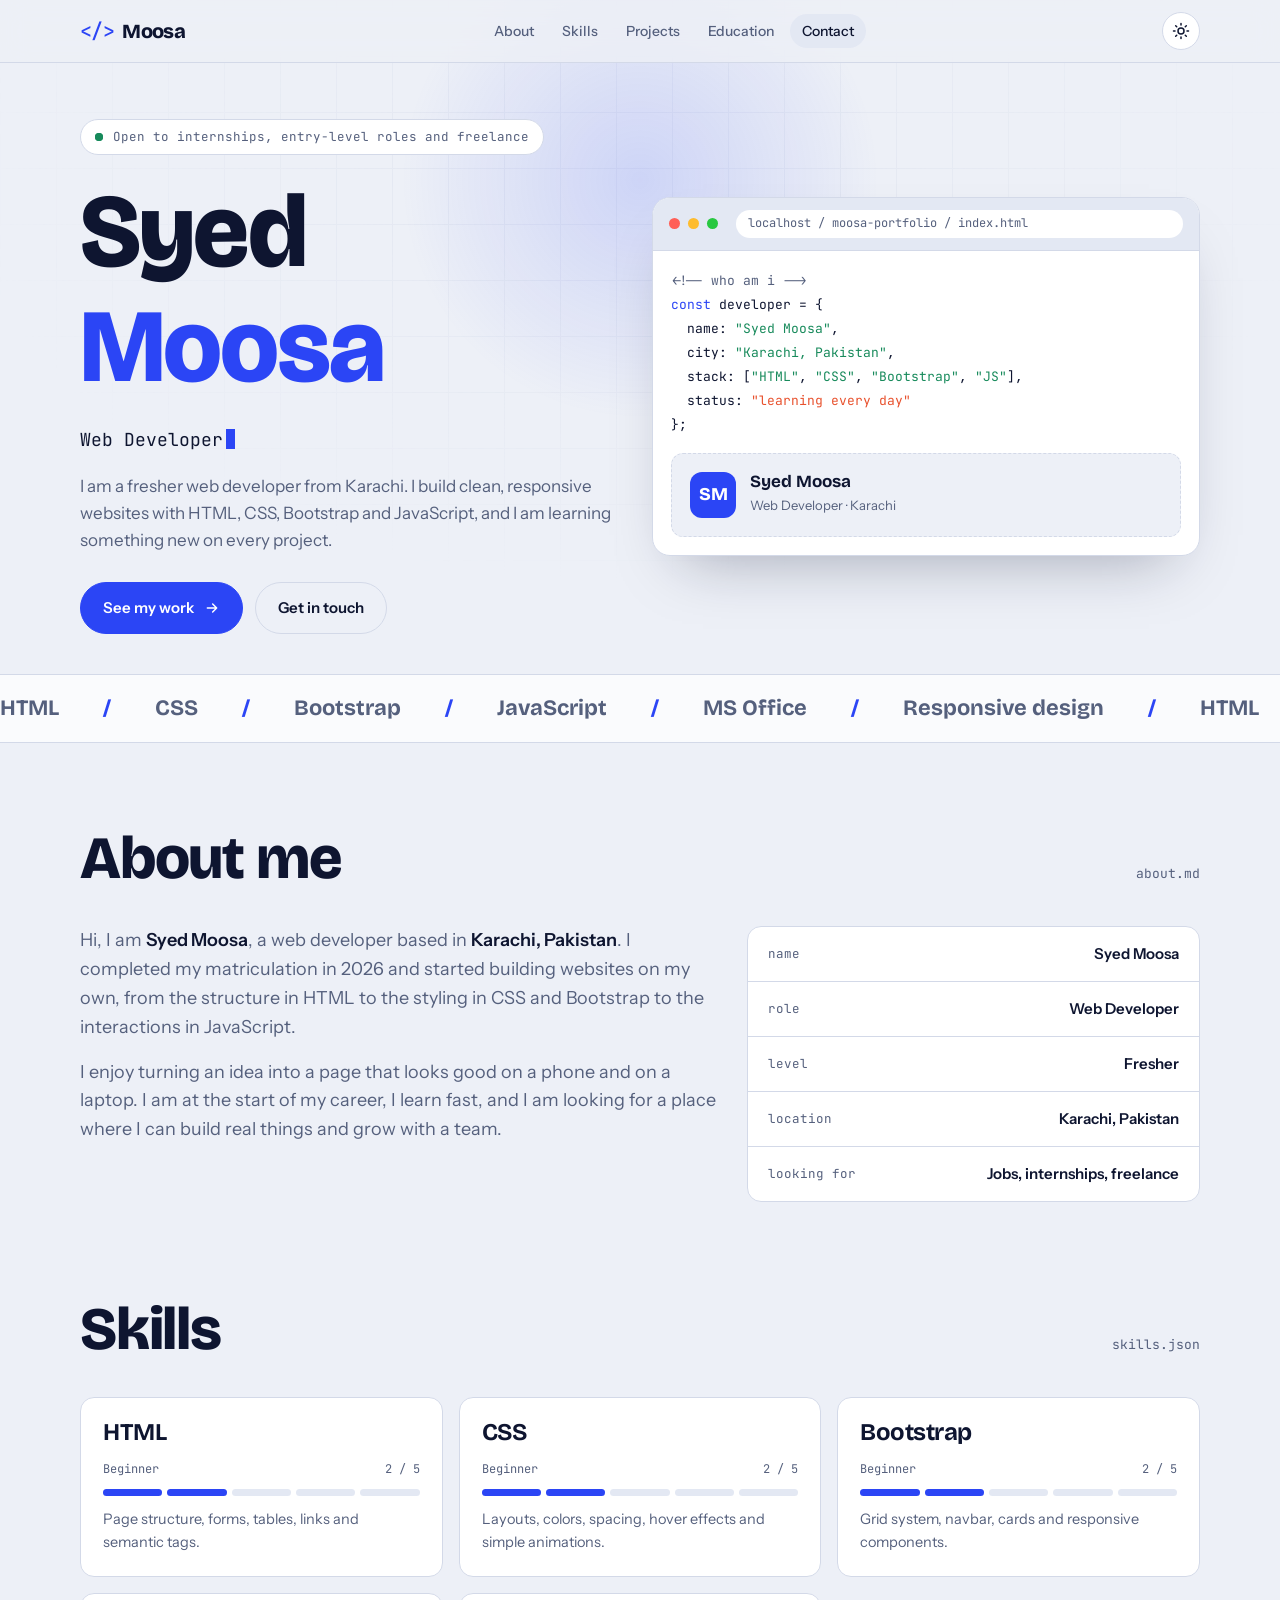
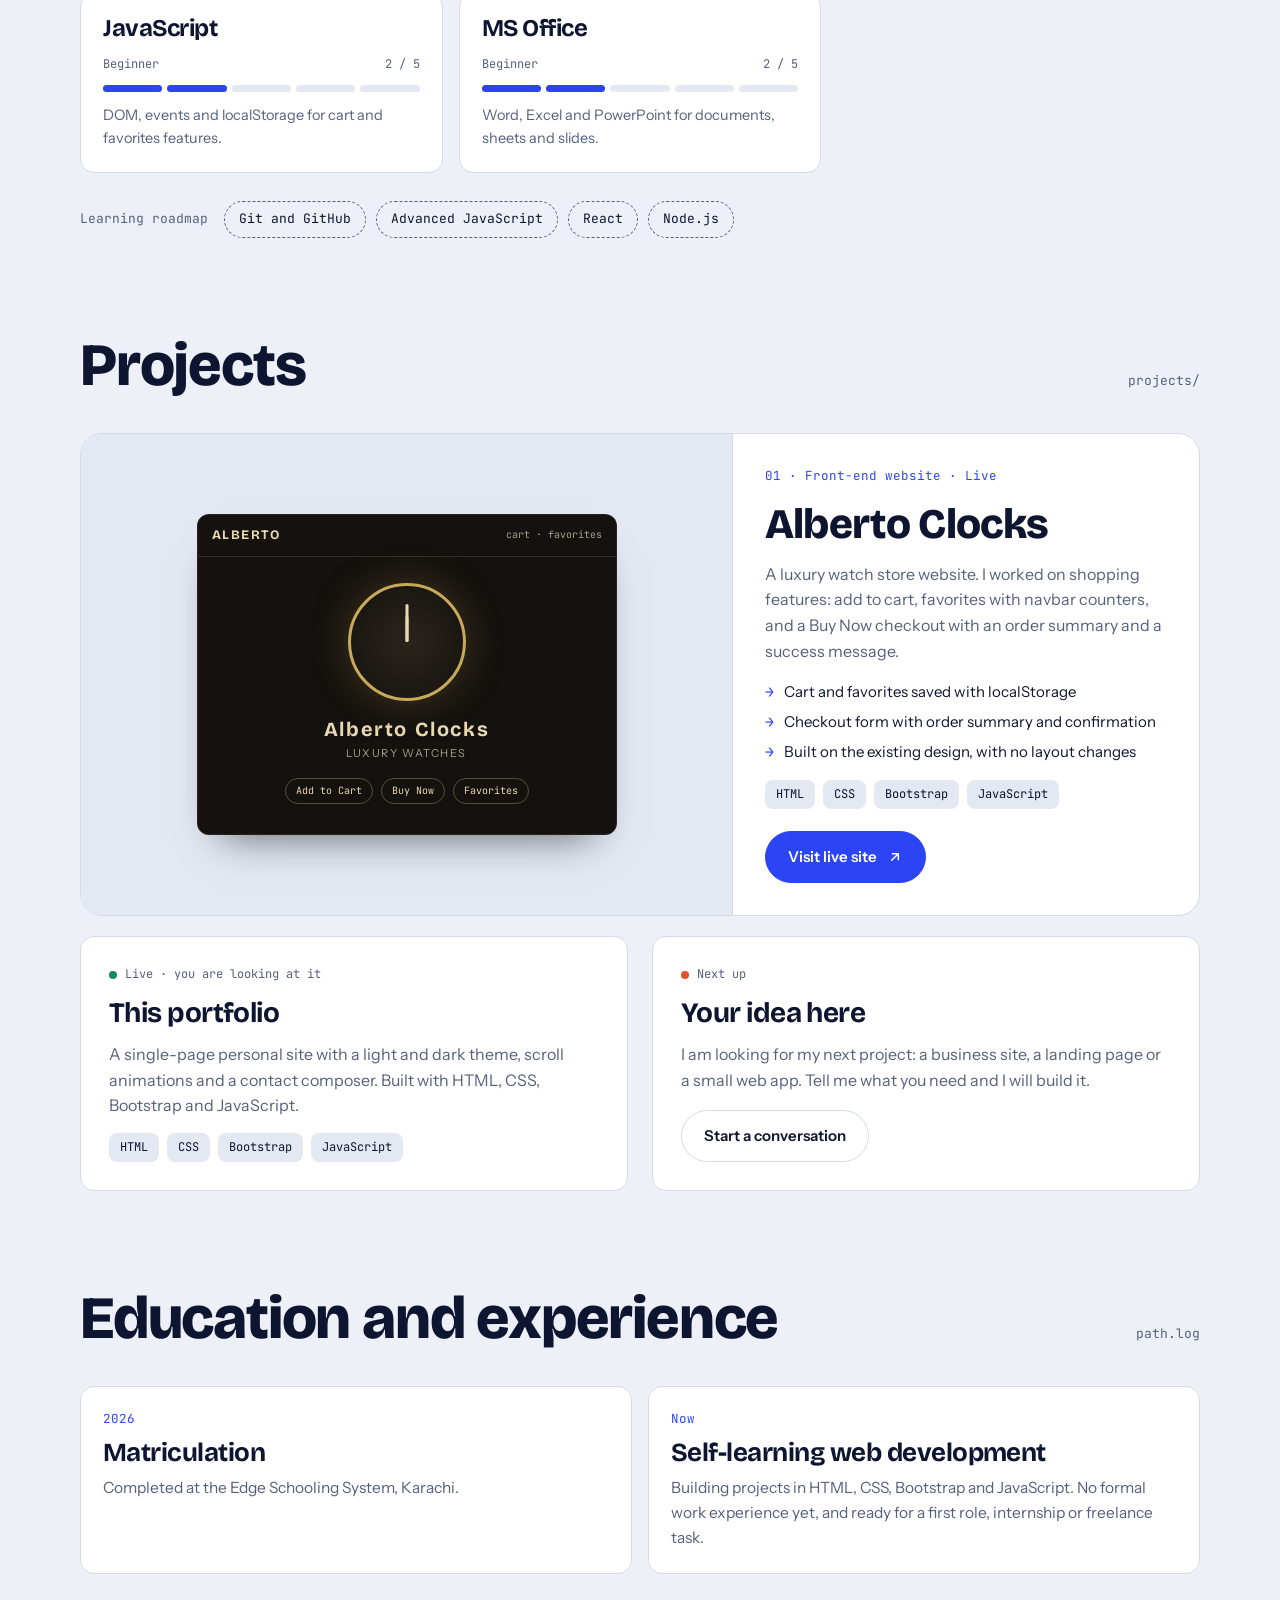
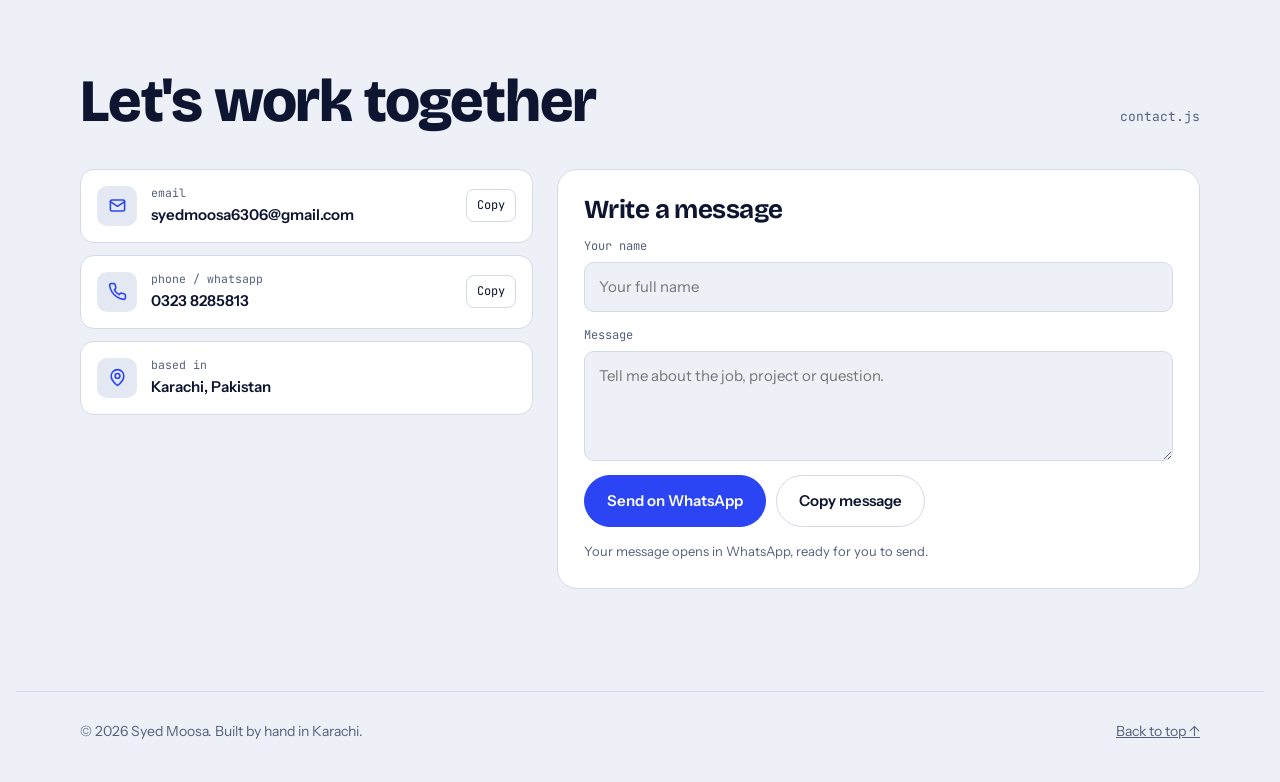
<file: index.html>
<!DOCTYPE html>
<html lang="en">
<head>
  <meta charset="utf-8">
  <meta name="viewport" content="width=device-width, initial-scale=1">
  <title>Syed Moosa Portfolio</title>
  <meta name="description" content="Portfolio of Syed Moosa, a fresher web developer from Karachi, Pakistan, working with HTML, CSS, Bootstrap and JavaScript.">

  <!-- Fonts -->
  <link rel="preconnect" href="https://fonts.googleapis.com">
  <link rel="preconnect" href="https://fonts.gstatic.com" crossorigin>
  <link rel="stylesheet" href="https://fonts.googleapis.com/css2?family=Bricolage+Grotesque:opsz,wght@12..96,500;12..96,700;12..96,800&family=Instrument+Sans:wght@400;500;600&family=JetBrains+Mono:wght@400;500&display=swap">

  <!-- Bootstrap 5.3.3 CSS, then my own styles -->
  <link rel="stylesheet" href="https://cdn.jsdelivr.net/npm/bootstrap@5.3.3/dist/css/bootstrap.min.css">
  <link rel="stylesheet" href="css/style.css">
</head>
<body>

<div class="scroll-progress" id="progress"></div>
<div class="spot" id="spot"></div>

<!-- Header -->
<header class="bar">
  <div class="wrap">
    <a class="logo" href="#top"><i>&lt;/&gt;</i> Moosa</a>

    <!-- Bootstrap collapse: hidden on phones until the menu button is tapped, always visible from 768px up -->
    <nav class="collapse d-md-flex" id="nav" aria-label="Sections">
      <a class="nl" href="#about">About</a>
      <a class="nl" href="#skills">Skills</a>
      <a class="nl" href="#projects">Projects</a>
      <a class="nl" href="#path">Education</a>
      <a class="nl" href="#contact">Contact</a>
    </nav>

    <div class="d-flex gap-2">
      <button class="icon-btn" id="theme" type="button" aria-label="Switch light and dark theme">
        <svg viewBox="0 0 24 24" fill="none" stroke="currentColor" stroke-width="2" stroke-linecap="round" stroke-linejoin="round"><circle cx="12" cy="12" r="4"/><path d="M12 2v2M12 20v2M4.9 4.9l1.4 1.4M17.7 17.7l1.4 1.4M2 12h2M20 12h2M4.9 19.1l1.4-1.4M17.7 6.3l1.4-1.4"/></svg>
      </button>
      <button class="icon-btn menu-btn" id="menu" type="button" aria-label="Open menu" aria-controls="nav" aria-expanded="false" data-bs-toggle="collapse" data-bs-target="#nav">
        <svg viewBox="0 0 24 24" fill="none" stroke="currentColor" stroke-width="2" stroke-linecap="round"><path d="M4 7h16M4 12h16M4 17h16"/></svg>
      </button>
    </div>
  </div>
</header>

<!-- Hero -->
<main class="wrap" id="top">
  <div class="hero row g-4 align-items-center">
    <div class="col-lg-6">
      <span class="pill"><span class="dot"></span> Open to internships, entry-level roles and freelance</span>
      <h1><span class="l"><span>Syed</span></span><span class="l"><span>Moosa</span></span></h1>
      <div class="role"><span id="typed"></span><span class="caret"></span></div>
      <p class="lede">I am a fresher web developer from Karachi. I build clean, responsive websites with HTML, CSS, Bootstrap and JavaScript, and I am learning something new on every project.</p>
      <div class="cta">
        <a class="cbtn fill" href="#projects">See my work <svg viewBox="0 0 24 24" fill="none" stroke="currentColor" stroke-width="2.2" stroke-linecap="round" stroke-linejoin="round"><path d="M5 12h14M13 6l6 6-6 6"/></svg></a>
        <a class="cbtn line" href="#contact">Get in touch</a>
      </div>
    </div>

    <div class="col-lg-6">
      <div class="win" id="win" aria-hidden="true">
        <div class="win-top"><span class="d"></span><span class="d"></span><span class="d"></span><span class="url">localhost / moosa-portfolio / index.html</span></div>
        <div class="code">
<div><span class="c">&lt;!-- who am i --&gt;</span></div>
<div><span class="t">const</span> developer = {</div>
<div>  name: <span class="s">"Syed Moosa"</span>,</div>
<div>  city: <span class="s">"Karachi, Pakistan"</span>,</div>
<div>  stack: [<span class="s">"HTML"</span>, <span class="s">"CSS"</span>, <span class="s">"Bootstrap"</span>, <span class="s">"JS"</span>],</div>
<div>  status: <span class="a">"learning every day"</span></div>
<div>};</div>
        </div>
        <div class="prev"><div class="av">SM</div><div><b>Syed Moosa</b><span>Web Developer · Karachi</span></div></div>
      </div>
    </div>
  </div>
</main>

<!-- Scrolling skills strip -->
<div class="marquee" aria-hidden="true">
  <div class="track" id="track">
    <span>HTML</span><span>CSS</span><span>Bootstrap</span><span>JavaScript</span><span>MS Office</span><span>Responsive design</span>
    <span>HTML</span><span>CSS</span><span>Bootstrap</span><span>JavaScript</span><span>MS Office</span><span>Responsive design</span>
  </div>
</div>

<div class="wrap">

  <!-- About -->
  <section id="about">
    <div class="head rv"><h2>About me</h2><span class="file mono">about.md</span></div>
    <div class="about rv row g-4">
      <div class="col-lg-7">
        <p>Hi, I am <strong>Syed Moosa</strong>, a web developer based in <strong>Karachi, Pakistan</strong>. I completed my matriculation in 2026 and started building websites on my own, from the structure in HTML to the styling in CSS and Bootstrap to the interactions in JavaScript.</p>
        <p>I enjoy turning an idea into a page that looks good on a phone and on a laptop. I am at the start of my career, I learn fast, and I am looking for a place where I can build real things and grow with a team.</p>
      </div>
      <div class="col-lg-5">
        <div class="facts">
          <div><span class="k">name</span><b>Syed Moosa</b></div>
          <div><span class="k">role</span><b>Web Developer</b></div>
          <div><span class="k">level</span><b>Fresher</b></div>
          <div><span class="k">location</span><b>Karachi, Pakistan</b></div>
          <div><span class="k">looking for</span><b>Jobs, internships, freelance</b></div>
        </div>
      </div>
    </div>
  </section>

  <!-- Skills -->
  <section id="skills">
    <div class="head rv"><h2>Skills</h2><span class="file mono">skills.json</span></div>
    <div class="rv row g-3" id="skillGrid">
      <div class="col-12 col-sm-6 col-lg-4"><article class="tile h-100"><h3>HTML</h3><div class="lv"><span>Beginner</span><span>2 / 5</span></div><div class="meter"><i class="on" style="--n:0"></i><i class="on" style="--n:1"></i><i></i><i></i><i></i></div><p class="d">Page structure, forms, tables, links and semantic tags.</p></article></div>
      <div class="col-12 col-sm-6 col-lg-4"><article class="tile h-100"><h3>CSS</h3><div class="lv"><span>Beginner</span><span>2 / 5</span></div><div class="meter"><i class="on" style="--n:0"></i><i class="on" style="--n:1"></i><i></i><i></i><i></i></div><p class="d">Layouts, colors, spacing, hover effects and simple animations.</p></article></div>
      <div class="col-12 col-sm-6 col-lg-4"><article class="tile h-100"><h3>Bootstrap</h3><div class="lv"><span>Beginner</span><span>2 / 5</span></div><div class="meter"><i class="on" style="--n:0"></i><i class="on" style="--n:1"></i><i></i><i></i><i></i></div><p class="d">Grid system, navbar, cards and responsive components.</p></article></div>
      <div class="col-12 col-sm-6 col-lg-4"><article class="tile h-100"><h3>JavaScript</h3><div class="lv"><span>Beginner</span><span>2 / 5</span></div><div class="meter"><i class="on" style="--n:0"></i><i class="on" style="--n:1"></i><i></i><i></i><i></i></div><p class="d">DOM, events and localStorage for cart and favorites features.</p></article></div>
      <div class="col-12 col-sm-6 col-lg-4"><article class="tile h-100"><h3>MS Office</h3><div class="lv"><span>Beginner</span><span>2 / 5</span></div><div class="meter"><i class="on" style="--n:0"></i><i class="on" style="--n:1"></i><i></i><i></i><i></i></div><p class="d">Word, Excel and PowerPoint for documents, sheets and slides.</p></article></div>
    </div>
    <div class="road rv"><span class="lab">Learning roadmap</span><span class="chip">Git and GitHub</span><span class="chip">Advanced JavaScript</span><span class="chip">React</span><span class="chip">Node.js</span></div>
  </section>

  <!-- Projects -->
  <section id="projects">
    <div class="head rv"><h2>Projects</h2><span class="file mono">projects/</span></div>
    <div class="proj">
      <article class="feature rv row g-0">
        <div class="shot col-lg-7">
          <div class="mini" aria-hidden="true">
            <div class="nv"><span>ALBERTO</span><small>cart · favorites</small></div>
            <div class="bd"><div class="face"></div><h4>Alberto Clocks</h4><p>Luxury watches</p><div class="tags"><span>Add to Cart</span><span>Buy Now</span><span>Favorites</span></div></div>
          </div>
        </div>
        <div class="info col-lg-5">
          <span class="kicker">01 · Front-end website · Live</span>
          <h3>Alberto Clocks</h3>
          <p>A luxury watch store website. I worked on shopping features: add to cart, favorites with navbar counters, and a Buy Now checkout with an order summary and a success message.</p>
          <ul class="ul"><li>Cart and favorites saved with localStorage</li><li>Checkout form with order summary and confirmation</li><li>Built on the existing design, with no layout changes</li></ul>
          <div class="stack"><span>HTML</span><span>CSS</span><span>Bootstrap</span><span>JavaScript</span></div>
          <div class="cta" style="margin-top:6px"><a class="cbtn fill" href="https://umar-jamal24.github.io/Alberto-Clocks/" target="_blank" rel="noopener">Visit live site <svg viewBox="0 0 24 24" fill="none" stroke="currentColor" stroke-width="2.2" stroke-linecap="round" stroke-linejoin="round"><path d="M7 17 17 7M8 7h9v9"/></svg></a></div>
        </div>
      </article>

      <div class="pair row g-4">
        <div class="col-md-6">
          <article class="tile rv h-100">
            <span class="status live">Live · you are looking at it</span>
            <h3>This portfolio</h3>
            <p>A single-page personal site with a light and dark theme, scroll animations and a contact composer. Built with HTML, CSS, Bootstrap and JavaScript.</p>
            <div class="stack"><span>HTML</span><span>CSS</span><span>Bootstrap</span><span>JavaScript</span></div>
          </article>
        </div>
        <div class="col-md-6">
          <article class="tile rv h-100">
            <span class="status">Next up</span>
            <h3>Your idea here</h3>
            <p>I am looking for my next project: a business site, a landing page or a small web app. Tell me what you need and I will build it.</p>
            <div class="cta" style="margin-top:auto"><a class="cbtn line" href="#contact">Start a conversation</a></div>
          </article>
        </div>
      </div>
    </div>
  </section>

  <!-- Education and experience -->
  <section id="path">
    <div class="head rv"><h2>Education and experience</h2><span class="file mono">path.log</span></div>
    <div class="tl rv row g-3">
      <div class="col-md-6">
        <article class="tile h-100">
          <span class="when">2026</span>
          <h3>Matriculation</h3>
          <p>Completed at the Edge Schooling System, Karachi.</p>
        </article>
      </div>
      <div class="col-md-6">
        <article class="tile h-100">
          <span class="when">Now</span>
          <h3>Self-learning web development</h3>
          <p>Building projects in HTML, CSS, Bootstrap and JavaScript. No formal work experience yet, and ready for a first role, internship or freelance task.</p>
        </article>
      </div>
    </div>
  </section>

  <!-- Contact -->
  <section id="contact">
    <div class="head rv"><h2>Let's work together</h2><span class="file mono">contact.js</span></div>
    <div class="contact rv row g-4">
      <div class="col-lg-5">
        <div class="ways">
          <div class="way"><div class="ic"><svg viewBox="0 0 24 24" fill="none" stroke="currentColor" stroke-width="2" stroke-linecap="round" stroke-linejoin="round"><rect x="3" y="5" width="18" height="14" rx="2"/><path d="m3 7 9 6 9-6"/></svg></div><div class="tx"><small>email</small><span class="val">syedmoosa6306@gmail.com</span></div><button class="copy" type="button" data-copy="syedmoosa6306@gmail.com">Copy</button></div>
          <div class="way"><div class="ic"><svg viewBox="0 0 24 24" fill="none" stroke="currentColor" stroke-width="2" stroke-linecap="round" stroke-linejoin="round"><path d="M22 16.9v3a2 2 0 0 1-2.2 2 19.8 19.8 0 0 1-8.6-3.1 19.5 19.5 0 0 1-6-6A19.8 19.8 0 0 1 2.1 4.2 2 2 0 0 1 4.1 2h3a2 2 0 0 1 2 1.7c.1 1 .4 1.9.7 2.8a2 2 0 0 1-.5 2.1L8 9.9a16 16 0 0 0 6 6l1.3-1.3a2 2 0 0 1 2.1-.4c.9.3 1.8.6 2.8.7a2 2 0 0 1 1.7 2Z"/></svg></div><div class="tx"><small>phone / whatsapp</small><span class="val">0323 8285813</span></div><button class="copy" type="button" data-copy="03238285813">Copy</button></div>
          <div class="way"><div class="ic"><svg viewBox="0 0 24 24" fill="none" stroke="currentColor" stroke-width="2" stroke-linecap="round" stroke-linejoin="round"><path d="M20 10c0 6-8 12-8 12S4 16 4 10a8 8 0 0 1 16 0Z"/><circle cx="12" cy="10" r="3"/></svg></div><div class="tx"><small>based in</small><span class="val">Karachi, Pakistan</span></div></div>
        </div>
      </div>

      <div class="col-lg-7">
        <form class="form" id="form" novalidate>
          <h3>Write a message</h3>
          <label for="fn">Your name<input id="fn" type="text" placeholder="Your full name" autocomplete="name"></label>
          <label for="fm">Message<textarea id="fm" placeholder="Tell me about the job, project or question."></textarea></label>
          <div class="acts">
            <a class="cbtn fill" id="wa" href="https://wa.me/923238285813" target="_blank" rel="noopener">Send on WhatsApp</a>
            <button class="cbtn line" id="cpm" type="button">Copy message</button>
          </div>
          <p class="note" id="note">Your message opens in WhatsApp, ready for you to send.</p>
        </form>
      </div>
    </div>
  </section>
</div>

<footer>
  <div class="wrap"><span>© <span id="yr">2026</span> Syed Moosa. Built by hand in Karachi.</span><a href="#top">Back to top ↑</a></div>
</footer>
<div class="msg-toast" id="toast" role="status"></div>

<!-- Bootstrap 5.3.3 JS (needed for the mobile menu), then my own script -->
<script src="https://cdn.jsdelivr.net/npm/bootstrap@5.3.3/dist/js/bootstrap.bundle.min.js"></script>
<script src="js/script.js"></script>
</body>
</html>
</file>
<file: css/style.css>
/* Portfolio styles for Syed Moosa.
   Load order: bootstrap/bootstrap.min.css first, then this file, so these rules refine Bootstrap. */
/* Layout concept: a single scrolling "browser window" story. The hero is a code editor that builds the page, every section below reads like a file in the project. */
:root {
  --bg: #edf0f7;
  --surface: #ffffff;
  --surface-2: #e3e8f3;
  --ink: #0e1530;
  --muted: #55607d;
  --line: #d3d9e8;
  --accent: #2b45f5;
  --accent-ink: #ffffff;
  --signal: #e8512d;
  --ok: #178a5b;
  --glow: rgba(43, 69, 245, 0.16);
  --font-display: "Bricolage Grotesque", "Trebuchet MS", system-ui, sans-serif;
  --font-body: "Instrument Sans", system-ui, -apple-system, "Segoe UI", sans-serif;
  --font-mono: "JetBrains Mono", ui-monospace, "SFMono-Regular", Menlo, Consolas, monospace;
  --radius: 14px;
}
@media (prefers-color-scheme: dark) {
  :root:not([data-theme="light"]) {
    --bg: #0b1020; --surface: #121a33; --surface-2: #1a2445; --ink: #e8ecfa; --muted: #98a3c4;
    --line: #243055; --accent: #8a9bff; --accent-ink: #0b1020; --signal: #ff8a6b; --ok: #4fd1a0;
    --glow: rgba(138, 155, 255, 0.18); color-scheme: dark;
  }
}
:root[data-theme="dark"] {
  --bg: #0b1020; --surface: #121a33; --surface-2: #1a2445; --ink: #e8ecfa; --muted: #98a3c4;
  --line: #243055; --accent: #8a9bff; --accent-ink: #0b1020; --signal: #ff8a6b; --ok: #4fd1a0;
  --glow: rgba(138, 155, 255, 0.18); color-scheme: dark;
}

* { box-sizing: border-box; }
html { scroll-behavior: smooth; scroll-padding-top: 76px; }
body {
  background: var(--bg); color: var(--ink); font-family: var(--font-body); font-size: 16px; line-height: 1.6;
  padding-inline: 16px; padding-block: 0; overflow-x: hidden; position: relative;
}
body::before {
  content: ""; position: fixed; inset: 0; z-index: 0; pointer-events: none;
  background-image: linear-gradient(var(--line) 1px, transparent 1px), linear-gradient(90deg, var(--line) 1px, transparent 1px);
  background-size: 56px 56px; opacity: 0.35;
  mask-image: radial-gradient(ellipse 70% 60% at 50% 20%, #000 20%, transparent 75%);
  -webkit-mask-image: radial-gradient(ellipse 70% 60% at 50% 20%, #000 20%, transparent 75%);
}
.spot {
  position: fixed; width: 520px; height: 520px; border-radius: 50%; left: 0; top: 0; z-index: 0; pointer-events: none;
  background: radial-gradient(circle, var(--glow), transparent 65%); transform: translate(-50%, -50%) translate(var(--x, 50vw), var(--y, 20vh));
  transition: transform 0.25s ease-out;
}
a { color: inherit; }
a:hover { color: inherit; }
:focus-visible { outline: 2px solid var(--accent); outline-offset: 3px; border-radius: 6px; }
h1, h2, h3 { font-family: var(--font-display); line-height: 1.05; margin: 0; text-wrap: balance; letter-spacing: -0.02em; font-weight: 700; }
p { margin: 0; }
.wrap { width: 100%; max-width: 1120px; margin-inline: auto; position: relative; z-index: 1; }
.mono { font-family: var(--font-mono); }

.scroll-progress { position: fixed; left: 0; top: 0; height: 3px; width: 100%; z-index: 60; transform-origin: left; transform: scaleX(0); background: var(--accent); }

/* Header */
.bar {
  position: sticky; top: env(safe-area-inset-top, 0px); z-index: 50; margin-inline: -16px; padding: 12px 16px;
  backdrop-filter: blur(14px); -webkit-backdrop-filter: blur(14px);
  background: color-mix(in srgb, var(--bg) 78%, transparent); border-bottom: 1px solid var(--line);
}
.bar .wrap { display: flex; align-items: center; justify-content: space-between; gap: 12px; }
.logo { font-family: var(--font-display); font-weight: 800; font-size: 20px; text-decoration: none; letter-spacing: -0.03em; display: flex; align-items: center; gap: 8px; }
.logo i { font-style: normal; font-family: var(--font-mono); font-weight: 500; color: var(--accent); }
nav { display: flex; align-items: center; gap: 4px; }
nav a.nl { text-decoration: none; font-size: 14px; font-weight: 500; color: var(--muted); padding: 6px 12px; border-radius: 999px; transition: color .2s, background .2s; }
nav a.nl:hover, nav a.nl.on { color: var(--ink); background: var(--surface-2); }
.icon-btn {
  width: 38px; height: 38px; border-radius: 50%; border: 1px solid var(--line); background: var(--surface); color: var(--ink);
  display: grid; place-items: center; cursor: pointer; transition: transform .2s, border-color .2s;
}
.icon-btn:hover { transform: rotate(18deg); border-color: var(--accent); }
.icon-btn svg { width: 18px; height: 18px; }
.menu-btn { display: none; }

/* Hero */
.hero { padding-block: 56px 40px; }
.hero > * { min-width: 0; }
.pill {
  display: inline-flex; align-items: center; gap: 10px; font-family: var(--font-mono); font-size: 12.5px; padding: 7px 14px;
  border: 1px solid var(--line); border-radius: 999px; background: var(--surface); color: var(--muted);
}
.dot { width: 8px; height: 8px; border-radius: 50%; background: var(--ok); position: relative; }
.dot::after { content: ""; position: absolute; inset: 0; border-radius: 50%; background: var(--ok); animation: ping 1.8s infinite; }
@keyframes ping { 0% { transform: scale(1); opacity: .7; } 100% { transform: scale(3.2); opacity: 0; } }
.hero h1 { font-size: clamp(46px, 8.2vw, 104px); font-weight: 800; margin-block: 22px 18px; }
.hero h1 .l { display: block; overflow: hidden; padding-bottom: 0.06em; }
.hero h1 .l span { display: inline-block; animation: rise .9s cubic-bezier(.2,.8,.2,1) both; }
.hero h1 .l:nth-child(2) span { animation-delay: .12s; color: var(--accent); }
@keyframes rise { from { transform: translateY(105%); } to { transform: none; } }
.role { font-family: var(--font-mono); font-size: clamp(14px, 2.2vw, 18px); min-height: 1.6em; color: var(--ink); }
.role .caret { display: inline-block; width: 9px; height: 1.1em; background: var(--accent); vertical-align: -0.18em; margin-left: 3px; animation: blink 1s steps(1) infinite; }
@keyframes blink { 50% { opacity: 0; } }
.lede { margin-top: 18px; max-width: 52ch; color: var(--muted); font-size: 17px; }
.cta { margin-top: 28px; display: flex; flex-wrap: wrap; gap: 12px; }
.cbtn {
  display: inline-flex; align-items: center; gap: 10px; padding: 13px 22px; border-radius: 999px; font-weight: 600; font-size: 15px;
  text-decoration: none; border: 1px solid var(--ink); cursor: pointer; font-family: var(--font-body);
  transition: transform .2s, box-shadow .2s, background .2s, color .2s;
}
.cbtn.fill { background: var(--accent); border-color: var(--accent); color: var(--accent-ink); }
.cbtn.fill:hover { transform: translateY(-3px); box-shadow: 0 12px 28px -10px var(--accent); }
.cbtn.line { background: transparent; color: var(--ink); border-color: var(--line); }
.cbtn.line:hover { border-color: var(--accent); transform: translateY(-3px); }
.cbtn svg { width: 16px; height: 16px; transition: transform .2s; }
.cbtn:hover svg { transform: translateX(3px); }

/* Editor window */
.win { background: var(--surface); border: 1px solid var(--line); border-radius: 18px; box-shadow: 0 30px 60px -30px rgba(14, 21, 48, 0.35); overflow: hidden; transform-style: preserve-3d; transition: transform .15s ease-out; }
.win-top { display: flex; align-items: center; gap: 8px; padding: 12px 16px; border-bottom: 1px solid var(--line); background: var(--surface-2); }
.win-top .d { width: 11px; height: 11px; border-radius: 50%; background: var(--line); }
.win-top .d:nth-child(1) { background: #ff5f57; } .win-top .d:nth-child(2) { background: #febc2e; } .win-top .d:nth-child(3) { background: #28c840; }
.win-top .url { margin-left: 10px; flex: 1; min-width: 0; font-family: var(--font-mono); font-size: 12px; color: var(--muted); background: var(--surface); border-radius: 999px; padding: 4px 12px; white-space: nowrap; overflow: hidden; text-overflow: ellipsis; }
.code { padding: 18px 18px 8px; font-family: var(--font-mono); font-size: 13px; line-height: 1.85; overflow-x: auto; }
.code div { white-space: pre; animation: show .4s both; }
.code div:nth-child(1) { animation-delay: .3s; } .code div:nth-child(2) { animation-delay: .5s; } .code div:nth-child(3) { animation-delay: .7s; }
.code div:nth-child(4) { animation-delay: .9s; } .code div:nth-child(5) { animation-delay: 1.1s; } .code div:nth-child(6) { animation-delay: 1.3s; } .code div:nth-child(7) { animation-delay: 1.5s; }
@keyframes show { from { opacity: 0; transform: translateX(-8px); } to { opacity: 1; transform: none; } }
.t { color: var(--accent); } .a { color: var(--signal); } .s { color: var(--ok); } .c { color: var(--muted); }
.prev { margin: 8px 18px 18px; padding: 18px; border: 1px dashed var(--line); border-radius: 12px; display: flex; align-items: center; gap: 14px; background: var(--bg); animation: show .6s 1.7s both; }
.prev .av { width: 46px; height: 46px; border-radius: 12px; background: var(--accent); color: var(--accent-ink); display: grid; place-items: center; font-family: var(--font-display); font-weight: 800; font-size: 18px; flex: none; }
.prev b { font-family: var(--font-display); font-size: 17px; display: block; line-height: 1.2; }
.prev span { font-size: 13px; color: var(--muted); }

/* Marquee */
.marquee { margin-inline: -16px; border-block: 1px solid var(--line); background: color-mix(in srgb, var(--surface) 70%, transparent); overflow: hidden; position: relative; z-index: 1; }
.track { display: flex; gap: 44px; width: max-content; padding-block: 16px; animation: slide 28s linear infinite; font-family: var(--font-display); font-weight: 700; font-size: 22px; }
.track span { display: inline-flex; align-items: center; gap: 44px; color: var(--muted); white-space: nowrap; }
.track span::after { content: "/"; color: var(--accent); }
@keyframes slide { to { transform: translateX(-50%); } }

/* Sections */
section { padding-block: 84px 12px; }
.head { display: flex; align-items: baseline; justify-content: space-between; gap: 16px; flex-wrap: wrap; margin-bottom: 36px; }
.head h2 { font-size: clamp(34px, 5.5vw, 60px); font-weight: 800; }
.head .file { font-family: var(--font-mono); font-size: 13px; color: var(--muted); }

.rv { transition: transform .8s cubic-bezier(.2,.8,.2,1); }
.rv.pre { transform: translateY(26px); }

.about > * { min-width: 0; }
.about p { color: var(--muted); font-size: 18px; max-width: 60ch; }
.about p + p { margin-top: 16px; }
.about p strong { color: var(--ink); font-weight: 600; }
.facts { display: grid; gap: 0; border: 1px solid var(--line); border-radius: var(--radius); background: var(--surface); }
.facts div { display: flex; justify-content: space-between; gap: 16px; padding: 15px 20px; border-bottom: 1px solid var(--line); font-size: 15px; }
.facts div:last-child { border-bottom: 0; }
.facts dt, .facts span.k { color: var(--muted); font-family: var(--font-mono); font-size: 12.5px; padding-top: 2px; }
.facts b { font-weight: 600; text-align: right; }

.tile {
  position: relative; background: var(--surface); border: 1px solid var(--line); border-radius: var(--radius); padding: 22px;
  transition: transform .25s, border-color .25s; overflow: hidden; min-width: 0;
}
.tile::before {
  content: ""; position: absolute; inset: 0; pointer-events: none; opacity: 0; transition: opacity .3s;
  background: radial-gradient(260px circle at var(--mx, 50%) var(--my, 50%), var(--glow), transparent 70%);
}
.tile:hover { transform: translateY(-5px); border-color: var(--accent); }
.tile:hover::before { opacity: 1; }
.tile > * { position: relative; }
.tile h3 { font-size: 24px; font-weight: 700; }
.tile .lv { display: flex; justify-content: space-between; align-items: center; margin-top: 14px; font-family: var(--font-mono); font-size: 12px; color: var(--muted); }
.meter { display: grid; grid-template-columns: repeat(5, 1fr); gap: 5px; margin-top: 10px; }
.meter i { height: 7px; border-radius: 4px; background: var(--surface-2); position: relative; overflow: hidden; }
.meter i.on::after { content: ""; position: absolute; inset: 0; background: var(--accent); transform-origin: left; transition: transform .7s cubic-bezier(.2,.8,.2,1); transition-delay: calc(var(--n) * 90ms); }
.pre .meter i.on::after { transform: scaleX(0); }
.tile p.d { margin-top: 12px; font-size: 14.5px; color: var(--muted); }

.road { margin-top: 28px; display: flex; flex-wrap: wrap; align-items: center; gap: 10px; }
.road .lab { font-family: var(--font-mono); font-size: 13px; color: var(--muted); margin-right: 6px; }
.chip { font-family: var(--font-mono); font-size: 13px; padding: 7px 14px; border: 1px dashed var(--muted); border-radius: 999px; color: var(--ink); }

/* Projects */
.proj { display: grid; gap: 20px; }
.feature {
  background: var(--surface); border: 1px solid var(--line); border-radius: 22px; overflow: hidden;
  transition: border-color .25s;
}
.feature:hover { border-color: var(--accent); }
.feature > * { min-width: 0; }
.shot { background: var(--surface-2); padding: 28px; display: grid; place-items: center; border-bottom: 1px solid var(--line); }
.mini { width: 100%; max-width: 420px; border-radius: 12px; overflow: hidden; background: #14110e; border: 1px solid rgba(255,255,255,0.08); box-shadow: 0 24px 40px -24px rgba(0,0,0,0.6); transition: transform .4s; }
.feature:hover .mini { transform: scale(1.03) rotate(-0.6deg); }
.mini .nv { display: flex; justify-content: space-between; align-items: center; padding: 10px 14px; font-family: var(--font-display); font-weight: 700; font-size: 13px; letter-spacing: .12em; color: #e9d9b2; border-bottom: 1px solid rgba(233,217,178,.15); }
.mini .nv small { font-family: var(--font-mono); font-weight: 400; font-size: 10px; letter-spacing: 0; color: #a8a08c; }
.mini .bd { padding: 26px 18px 30px; text-align: center; color: #e9d9b2; }
.mini .face { width: 118px; height: 118px; margin: 0 auto 16px; border-radius: 50%; border: 3px solid #c8a85a; position: relative; background: radial-gradient(circle, #2a241b, #14110e); box-shadow: 0 0 40px rgba(200, 168, 90, .25); }
.mini .face::before, .mini .face::after { content: ""; position: absolute; left: 50%; bottom: 50%; width: 3px; background: #e9d9b2; transform-origin: bottom; border-radius: 2px; }
.mini .face::before { height: 38px; animation: spin 12s linear infinite; }
.mini .face::after { height: 26px; animation: spin 144s linear infinite; }
@keyframes spin { to { transform: translateX(-50%) rotate(360deg); } }
.mini .face::before, .mini .face::after { transform: translateX(-50%) rotate(0deg); }
.mini h4 { margin: 0; font-weight: 700; font-family: var(--font-display); font-size: 20px; letter-spacing: .08em; }
.mini p { font-size: 11px; color: #a8a08c; margin-top: 4px; letter-spacing: .14em; text-transform: uppercase; }
.mini .tags { display: flex; justify-content: center; gap: 8px; margin-top: 16px; flex-wrap: wrap; }
.mini .tags span { font-family: var(--font-mono); font-size: 10px; padding: 4px 10px; border: 1px solid rgba(233,217,178,.3); border-radius: 999px; }
.info { padding: 32px; display: flex; flex-direction: column; gap: 16px; justify-content: center; }
.kicker { font-family: var(--font-mono); font-size: 12.5px; color: var(--accent); }
.info h3 { font-size: clamp(30px, 4vw, 42px); font-weight: 800; }
.info p { color: var(--muted); }
.stack { display: flex; flex-wrap: wrap; gap: 8px; }
.stack span { font-family: var(--font-mono); font-size: 12px; padding: 5px 11px; background: var(--surface-2); border-radius: 8px; }
.ul { list-style: none; padding: 0; margin: 0; display: grid; gap: 6px; font-size: 15px; }
.ul li { display: flex; gap: 10px; }
.ul li::before { content: "→"; color: var(--accent); font-family: var(--font-mono); }
.pair .tile { padding: 28px; display: flex; flex-direction: column; gap: 14px; }
.pair .tile h3 { font-size: 28px; }
.pair .tile p { color: var(--muted); }
.status { font-family: var(--font-mono); font-size: 12px; display: inline-flex; align-items: center; gap: 8px; color: var(--muted); }
.status::before { content: ""; width: 8px; height: 8px; border-radius: 50%; background: var(--signal); }
.status.live::before { background: var(--ok); }

/* Timeline */
.tl > * { min-width: 0; }
.tl .tile { display: flex; flex-direction: column; gap: 10px; }
.tl .when { font-family: var(--font-mono); font-size: 12.5px; color: var(--accent); }
.tl h3 { font-size: 26px; }
.tl p { color: var(--muted); font-size: 15.5px; }

/* Contact */
.contact > * { min-width: 0; }
.ways { display: grid; gap: 12px; align-content: start; }
.way { display: flex; align-items: center; gap: 14px; background: var(--surface); border: 1px solid var(--line); border-radius: var(--radius); padding: 14px 16px; }
.way .ic { width: 40px; height: 40px; border-radius: 10px; background: var(--surface-2); display: grid; place-items: center; flex: none; color: var(--accent); }
.way .ic svg { width: 19px; height: 19px; }
.way .tx { flex: 1; min-width: 0; }
.way small { display: block; font-family: var(--font-mono); font-size: 11.5px; color: var(--muted); }
.way .val { font-weight: 600; font-size: 15px; overflow-wrap: anywhere; user-select: all; }
.copy { font-family: var(--font-mono); font-size: 12px; border: 1px solid var(--line); background: transparent; color: var(--ink); border-radius: 8px; padding: 6px 10px; cursor: pointer; flex: none; transition: border-color .2s, color .2s; }
.copy:hover { border-color: var(--accent); color: var(--accent); }
.form { background: var(--surface); border: 1px solid var(--line); border-radius: 20px; padding: 26px; display: grid; gap: 14px; }
.form h3 { font-size: 26px; }
.form label { display: grid; gap: 6px; font-family: var(--font-mono); font-size: 12px; color: var(--muted); }
.form input, .form textarea {
  font: inherit; font-family: var(--font-body); font-size: 15px; color: var(--ink); background: var(--bg); border: 1px solid var(--line);
  border-radius: 10px; padding: 12px 14px; width: 100%; transition: border-color .2s;
}
.form input:focus, .form textarea:focus { outline: none; border-color: var(--accent); box-shadow: 0 0 0 3px var(--glow); }
.form textarea { min-height: 110px; resize: vertical; }
.form .acts { display: flex; flex-wrap: wrap; gap: 10px; }
.note { font-size: 13px; color: var(--muted); min-height: 1.3em; }

footer { margin-top: 90px; border-top: 1px solid var(--line); padding-block: 28px 40px; position: relative; z-index: 1; }
footer .wrap { display: flex; flex-wrap: wrap; justify-content: space-between; gap: 12px; font-size: 14px; color: var(--muted); }
.msg-toast { position: fixed; left: 50%; bottom: calc(24px + env(safe-area-inset-bottom, 0px)); transform: translate(-50%, 30px); background: var(--ink); color: var(--bg); padding: 10px 18px; border-radius: 999px; font-size: 14px; opacity: 0; pointer-events: none; transition: all .3s; z-index: 80; }
.msg-toast.on { opacity: 1; transform: translate(-50%, 0); }

@media (min-width: 992px) {
  .shot { border-bottom: 0; border-right: 1px solid var(--line); }
}
@media (max-width: 991.98px) {
  .hero { padding-block: 40px 28px; }
}
@media (max-width: 767.98px) {
  .menu-btn { display: grid; }
  nav { position: absolute; left: 16px; right: 16px; top: calc(100% + 6px); flex-direction: column; align-items: stretch; background: var(--surface); border: 1px solid var(--line); border-radius: 14px; padding: 8px; }
  nav a.nl { padding: 12px 14px; }
  .bar .wrap { position: relative; }
  .info { padding: 24px; }
  section { padding-block: 64px 8px; }
}
@media (prefers-reduced-motion: reduce) {
  *, *::before, *::after { animation-duration: .01ms !important; animation-iteration-count: 1 !important; transition-duration: .01ms !important; scroll-behavior: auto !important; }
  .track { animation: none; }
}
</file>
